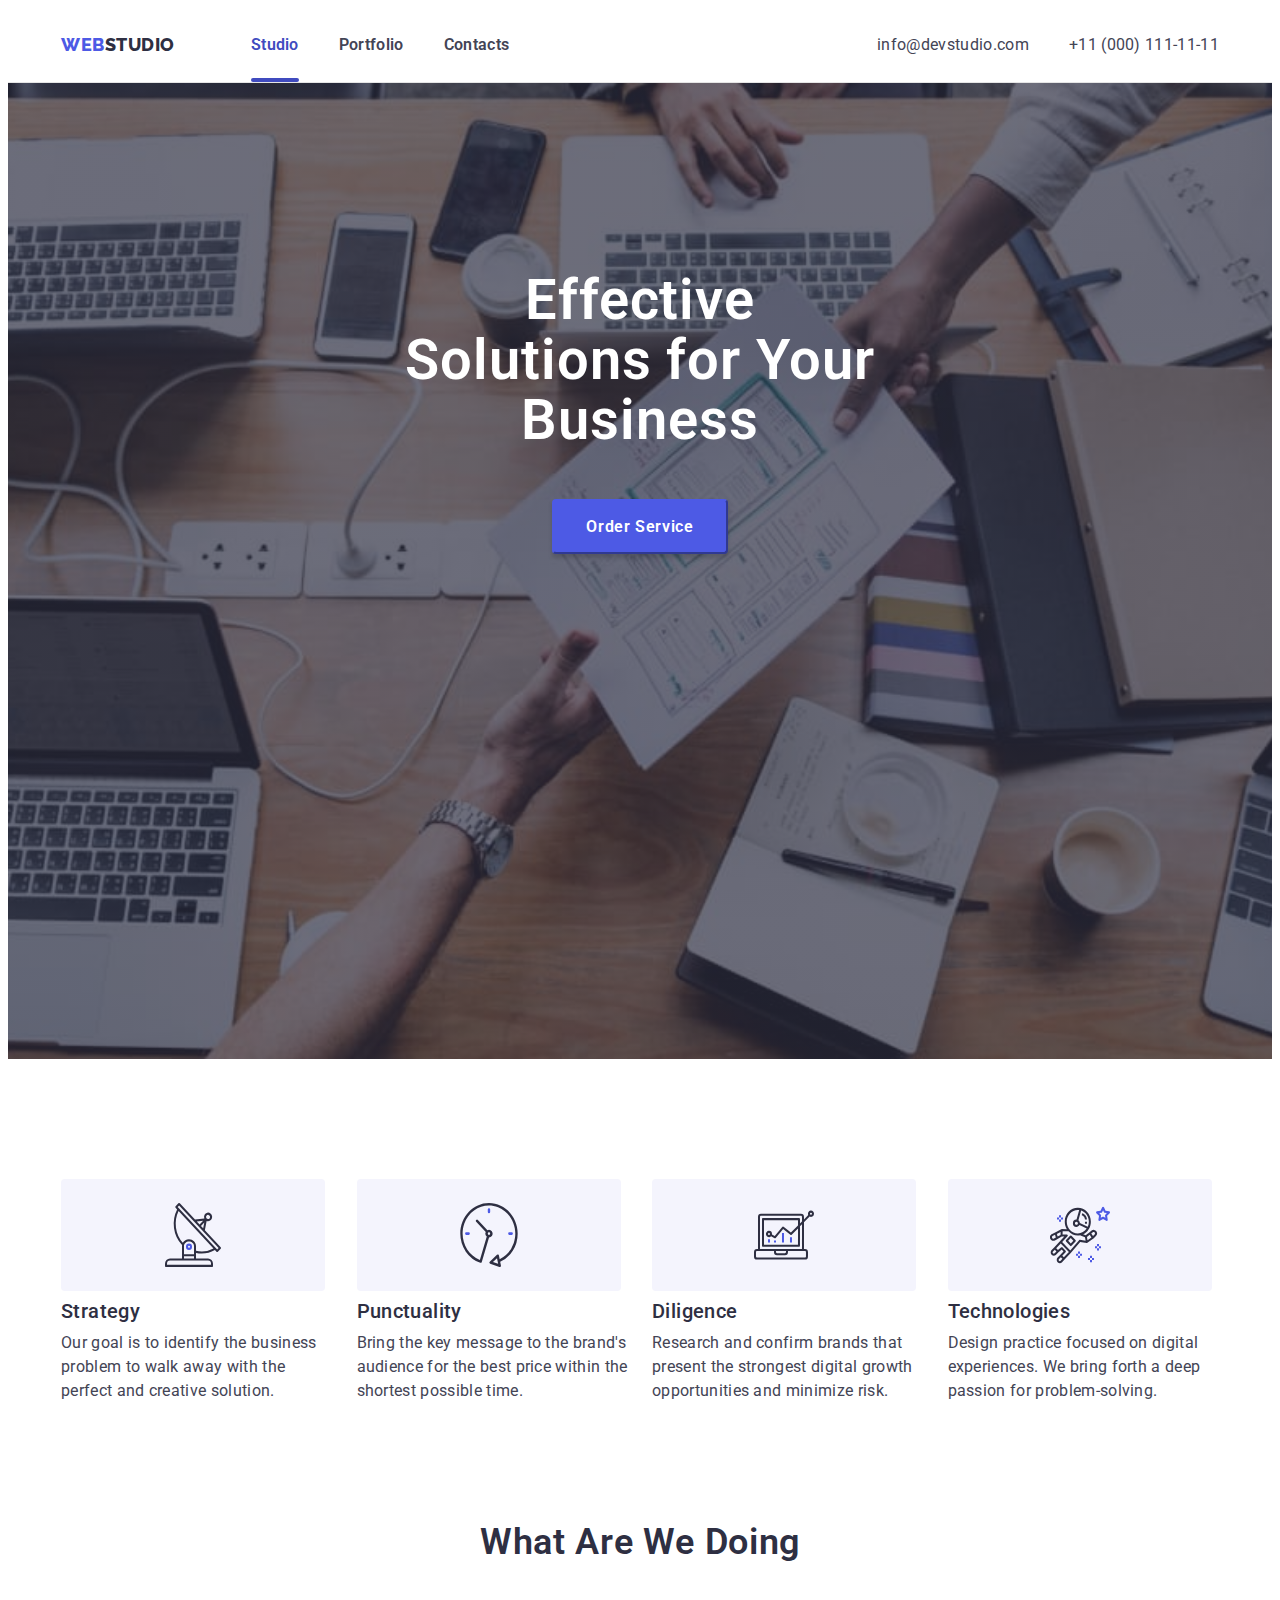
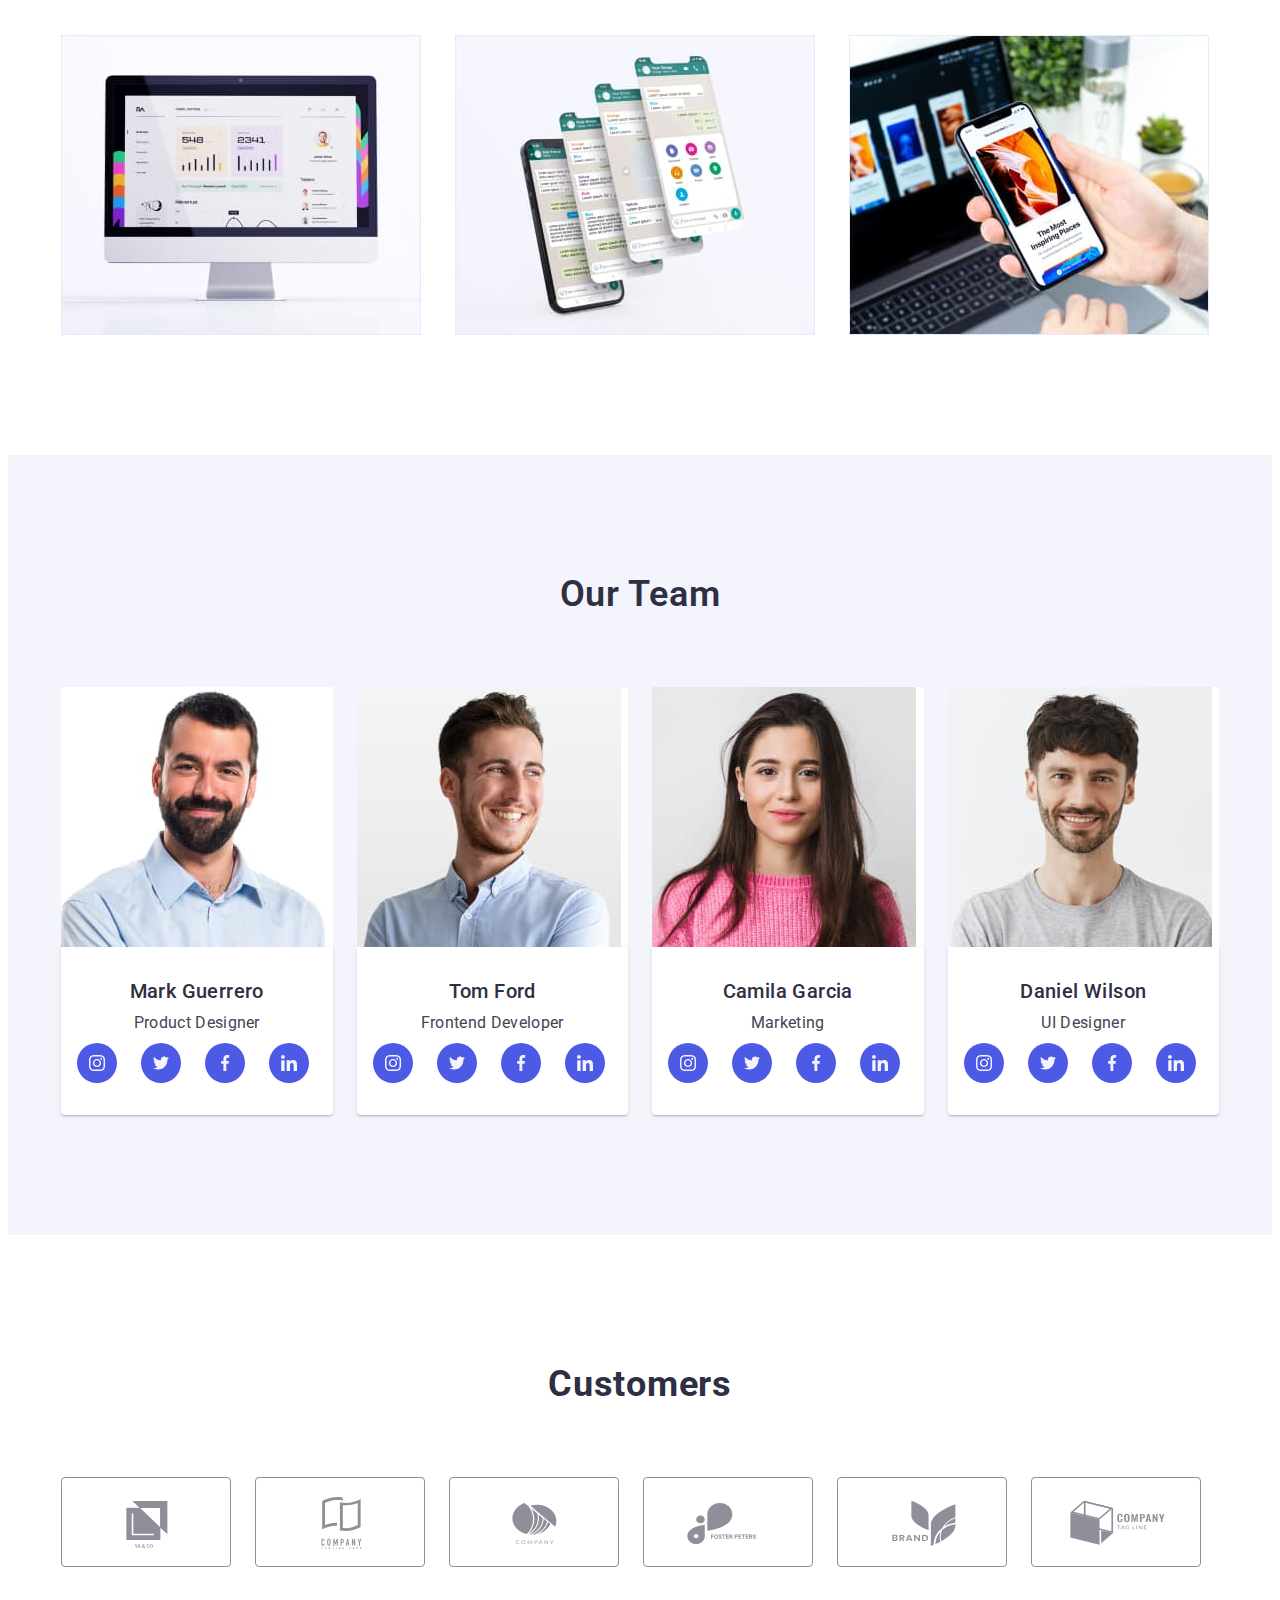
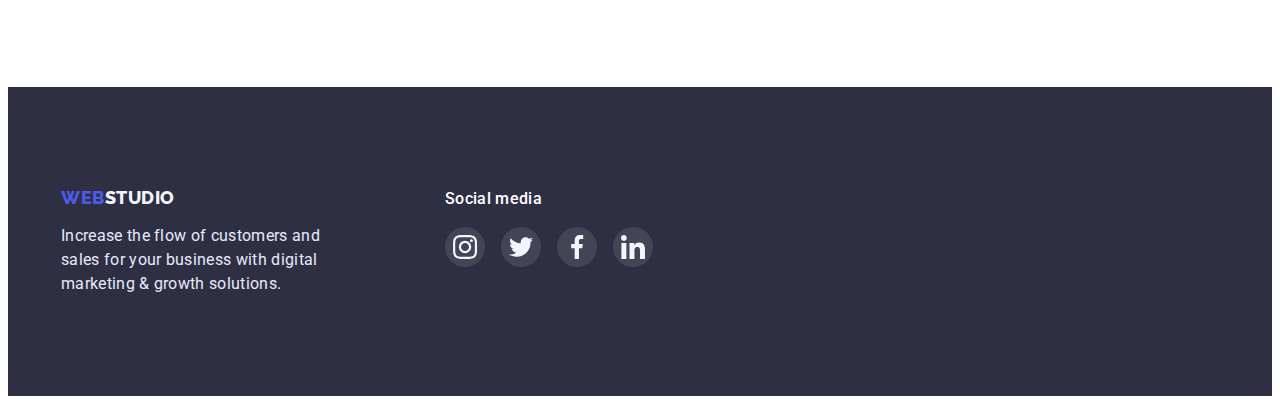
<file: index.html>
<!DOCTYPE html>
<html lang="en">
  <head>
    <meta charset="utf-8" />
    <meta http-equiv="X-UA-Compatible" content="IE=edge" />
    <title>WebStudio</title>
    <meta name="viewport" content="width=device-width, initial-scale=1" />
    <link rel="preconnect" href="https://fonts.googleapis.com" />
    <link rel="preconnect" href="https://fonts.googleapis.com" />
    <link rel="preconnect" href="https://fonts.gstatic.com" crossorigin />
    <link
      rel="stylesheet"
      href="https://cdnjs.cloudflare.com/ajax/libs/modern-normalize/1.1.0/modern-normalize.min.css"
      integrity="sha512-wpPYUAdjBVSE4KJnH1VR1HeZfpl1ub8YT/NKx4PuQ5NmX2tKuGu6U/JRp5y+Y8XG2tV+wKQpNHVUX03MfMFn9Q=="
      crossorigin="anonymous"
      referrerpolicy="no-referrer"
    />
    <link
      href="https://fonts.googleapis.com/css2?family=Montserrat:wght@400;700&family=Raleway:wght@800&family=Roboto:wght@400;500;700;900&display=swap"
      rel="stylesheet"
    />
    <link rel="stylesheet" href="./css/styles.css" />
  </head>
  <body>
    <header class="header">
      <div class="head-container container">
        <nav class="header-navigation">
          <!-- <div class="logo-container"> -->
          <a class="header-logo-link link" href="./index.html"
            ><span class="header-logo-span">Web</span>Studio</a
          >
          <!-- </div> -->

          <ul class="header-list list">
            <li class="header-item">
              <a class="header-item-link is-active link" href="./index.html"
                >Studio</a
              >
            </li>
            <li class="header-item">
              <a class="header-item-link link" href="./portfolio.html"
                >Portfolio</a
              >
            </li>
            <li class="header-item">
              <a class="header-item-link link" href="">Contacts</a>
            </li>
          </ul>
        </nav>
        <address class="header-addr">
          <ul class="addr-list list">
            <li class="addr-item">
              <a class="addr-item-link link" href="mailto:info@devstudio.com"
                >info@devstudio.com</a
              >
            </li>
            <li class="addr-item">
              <a class="addr-item-link link" href="tel:+110001111111"
                >+11 (000) 111-11-11</a
              >
            </li>
          </ul>
        </address>
      </div>
    </header>
    <main>
      <section class="section hero">
        <div class="container hero-container">
          <h1 class="hero-title">Effective Solutions for Your Business</h1>
          <button class="hero-btn" type="button" data-modal-open>Order Service</button>
        </div>
      </section>

      <section class="section">
        <div class="container benefit-container">
          <h2 class="visually-hidden benefit">Benefits</h2>
          <ul class="benefits-list list">
            <li>
              <h3 class="benefits-title benefits-title-strategy">Strategy</h3>
              <p class="benefits-text">
                Our goal is to identify the business problem to walk away with
                the perfect and creative solution.
              </p>
            </li>
            <li>
              <h3 class="benefits-title benefits-title-punctuality">
                Punctuality
              </h3>
              <p class="benefits-text">
                Bring the key message to the brand's audience for the best price
                within the shortest possible time.
              </p>
            </li>
            <li>
              <h3 class="benefits-title benefits-title-diligence">Diligence</h3>
              <p class="benefits-text">
                Research and confirm brands that present the strongest digital
                growth opportunities and minimize risk.
              </p>
            </li>
            <li>
              <h3 class="benefits-title benefits-title-technologies">
                Technologies
              </h3>
              <p class="benefits-text">
                Design practice focused on digital experiences. We bring forth a
                deep passion for problem-solving.
              </p>
            </li>
          </ul>
        </div>
      </section>

      <section class="section work-section">
        <div class="container">
          <h2 class="work-title">What are we doing</h2>
          <ul class="work-list list">
            <li class="work-item">
              <!-- width="360" -->
              <a class="work-link" href=""
                ><img
                  src="./images/img1.jpg"
                  alt="photo analytics "
                  class="work-img"
                  width="360"
              /></a>
            </li>
            <li class="work-item">
              <a class="work-link" href=""
                ><img
                  src="./images/img2.jpg"
                  alt="photo mobile application"
                  class="work-img"
                  width="360"
              /></a>
            </li>
            <li class="work-item">
              <a class="work-link" href=""
                ><img
                  src="./images/img3.jpg"
                  alt="photo mobile site"
                  class="work-img"
                  width="360"
              /></a>
            </li>
          </ul>
        </div>
      </section>

      <section class="section team">
        <div class="container">
          <h2 class="team-title">Our Team</h2>

          <ul class="team-list list">
            <li class="team-item">
              <img
                src="./images/img4.jpg"
                alt="photo Mark Guerrero"
                width="264"
                class="team-img"
              />
              <div class="team-content">
                <h3 class="team-officer">Mark Guerrero</h3>
                <p class="team-text">Product Designer</p>
                <ul class="team-list-icon list">
                  <li class="team-item-icon">
                    <a class="team-link-icon link" href="http://">
                      <svg class="team-svg-icon">
                        <use href="./images/icons.svg#instagram"></use>
                      </svg>
                    </a>
                  </li>
                  <li class="team-item-icon">
                    <a class="team-link-icon link" href="http://">
                      <svg class="team-svg-icon">
                        <use href="./images/icons.svg#twitter"></use>
                      </svg>
                    </a>
                  </li>
                  <li class="team-item-icon">
                    <a class="team-link-icon link" href="http://">
                      <svg class="team-svg-icon">
                        <use href="./images/icons.svg#facebook"></use>
                      </svg>
                    </a>
                  </li>
                  <li class="team-item-icon">
                    <a class="team-link-icon link" href="http://">
                      <svg class="team-svg-icon">
                        <use href="./images/icons.svg#linkedin"></use>
                      </svg>
                    </a>
                  </li>
                </ul>
              </div>
            </li>
            <li class="team-item">
              <img
                src="./images/img5.jpg"
                alt="photo Tom Ford"
                width="264"
                class="team-img"
              />
              <div class="team-content">
                <h3 class="team-officer">Tom Ford</h3>
                <p class="team-text">Frontend Developer</p>
                <ul class="team-list-icon list">
                  <li class="team-item-icon">
                    <a class="team-link-icon link" href="http://">
                      <svg class="team-svg-icon">
                        <use href="./images/icons.svg#instagram"></use>
                      </svg>
                    </a>
                  </li>
                  <li class="team-item-icon">
                    <a class="team-link-icon link" href="http://">
                      <svg class="team-svg-icon">
                        <use href="./images/icons.svg#twitter"></use>
                      </svg>
                    </a>
                  </li>
                  <li class="team-item-icon">
                    <a class="team-link-icon link" href="http://">
                      <svg class="team-svg-icon">
                        <use href="./images/icons.svg#facebook"></use>
                      </svg>
                    </a>
                  </li>
                  <li class="team-item-icon">
                    <a class="team-link-icon link" href="http://">
                      <svg class="team-svg-icon">
                        <use href="./images/icons.svg#linkedin"></use>
                      </svg>
                    </a>
                  </li>
                </ul>
              </div>
            </li>
            <li class="team-item">
              <img
                src="./images/img6.jpg"
                alt="photo Camila Garcia"
                width="264"
                class="team-img"
              />
              <div class="team-content">
                <h3 class="team-officer">Camila Garcia</h3>
                <p class="team-text">Marketing</p>
                <ul class="team-list-icon list">
                  <li class="team-item-icon">
                    <a class="team-link-icon link" href="http://">
                      <svg class="team-svg-icon">
                        <use href="./images/icons.svg#instagram"></use>
                      </svg>
                    </a>
                  </li>
                  <li class="team-item-icon">
                    <a class="team-link-icon link" href="http://">
                      <svg class="team-svg-icon">
                        <use href="./images/icons.svg#twitter"></use>
                      </svg>
                    </a>
                  </li>
                  <li class="team-item-icon">
                    <a class="team-link-icon link" href="http://">
                      <svg class="team-svg-icon">
                        <use href="./images/icons.svg#facebook"></use>
                      </svg>
                    </a>
                  </li>
                  <li class="team-item-icon">
                    <a class="team-link-icon link" href="http://">
                      <svg class="team-svg-icon">
                        <use href="./images/icons.svg#linkedin"></use>
                      </svg>
                    </a>
                  </li>
                </ul>
              </div>
            </li>
            <li class="team-item">
              <img
                src="./images/img7.jpg"
                alt="photo Daniel Wilson"
                width="264"
                class="team-img"
              />
              <div class="team-content">
                <h3 class="team-officer">Daniel Wilson</h3>
                <p class="team-text">UI Designer</p>
                <ul class="team-list-icon list">
                  <li class="team-item-icon">
                    <a class="team-link-icon link" href="http://">
                      <svg class="team-svg-icon">
                        <use href="./images/icons.svg#instagram"></use>
                      </svg>
                    </a>
                  </li>
                  <li class="team-item-icon">
                    <a class="team-link-icon link" href="http://">
                      <svg class="team-svg-icon">
                        <use href="./images/icons.svg#twitter"></use>
                      </svg>
                    </a>
                  </li>
                  <li class="team-item-icon">
                    <a class="team-link-icon link" href="http://">
                      <svg class="team-svg-icon">
                        <use href="./images/icons.svg#facebook"></use>
                      </svg>
                    </a>
                  </li>
                  <li class="team-item-icon">
                    <a class="team-link-icon link" href="http://">
                      <svg class="team-svg-icon">
                        <use href="./images/icons.svg#linkedin"></use>
                      </svg>
                    </a>
                  </li>
                </ul>
              </div>
            </li>
          </ul>
        </div>
      </section>
      <section class="section">
        <div class="container">
          <h1 class="customers">Customers</h1>
          <ul class="customer-list list">
            <li class="customer-item">
              <a class="customer-link link" href="http://">
                <svg class="customer-icon">
                  <use href="./images/icons.svg#Logo"></use>
                </svg>
              </a>
            </li>
            <li class="customer-item">
              <a class="customer-link link" href="http://">
                <svg class="customer-icon">
                  <use href="./images/icons.svg#Logo1"></use>
                </svg>
              </a>
            </li>
            <li class="customer-item">
              <a class="customer-link link" href="http://">
                <svg class="customer-icon">
                  <use href="./images/icons.svg#Logo2"></use>
                </svg>
              </a>
            </li>
            <li class="customer-item">
              <a class="customer-link link" href="http://">
                <svg class="customer-icon">
                  <use href="./images/icons.svg#Logo3"></use>
                </svg>
              </a>
            </li>
            <li class="customer-item">
              <a class="customer-link link" href="http://">
                <svg class="customer-icon">
                  <use href="./images/icons.svg#Logo4"></use>
                </svg>
              </a>
            </li>
            <li class="customer-item">
              <a class="customer-link link" href="http://">
                <svg class="customer-icon">
                  <use href="./images/icons.svg#Logo5"></use>
                </svg>
              </a>
            </li>
          </ul>
        </div>
      </section>
    </main>
    <footer class="footer">
      <div class="container footer-container">
        <div class="footer-box-logo">
          <a class="footer-logo link" href="./index.html"
            ><span class="header-logo-span">Web</span>Studio</a
          >
          <p class="footer-text">
            Increase the flow of customers and sales for your business with
            digital marketing & growth solutions.
          </p>
        </div>
        <div class="footer-box-media">
          <h3 class="footer-text-media">Social media</h3>
          <ul class="footer-list-media list">
            <li class="footer-item-media">
              <a class="footer-link-media" href="http://">
                <svg class="footer-media-icon">
                  <use href="./images/icons.svg#instagram"></use>
                </svg>
              </a>
            </li>
            <li class="footer-item-media">
              <a class="footer-link-media" href="http://">
                <svg class="footer-media-icon">
                  <use href="./images/icons.svg#twitter"></use>
                </svg>
              </a>
            </li>
            <li class="footer-item-media">
              <a class="footer-link-media" href="http://">
                <svg class="footer-media-icon">
                  <use href="./images/icons.svg#facebook"></use>
                </svg>
              </a>
            </li>
            <li class="footer-item-media">
              <a class="footer-link-media" href="http://">
                <svg class="footer-media-icon">
                  <use href="./images/icons.svg#linkedin"></use>
                </svg>
              </a>
            </li>
          </ul>
        </div>
      </div>
    </footer>
    <div class="backdrop is-hidden" data-modal>
      <div class="modal">
      <button type="button" class="backdrop-close" data-modal-close>
        <svg class="backdrop-icon">
          <use href="./images/icons.svg#vector"></use>
        </svg>
        </div>
      </button>
      </div>
    </div>
    <script src="./js/modal.js"></script>
  </body>
</html>
</file>
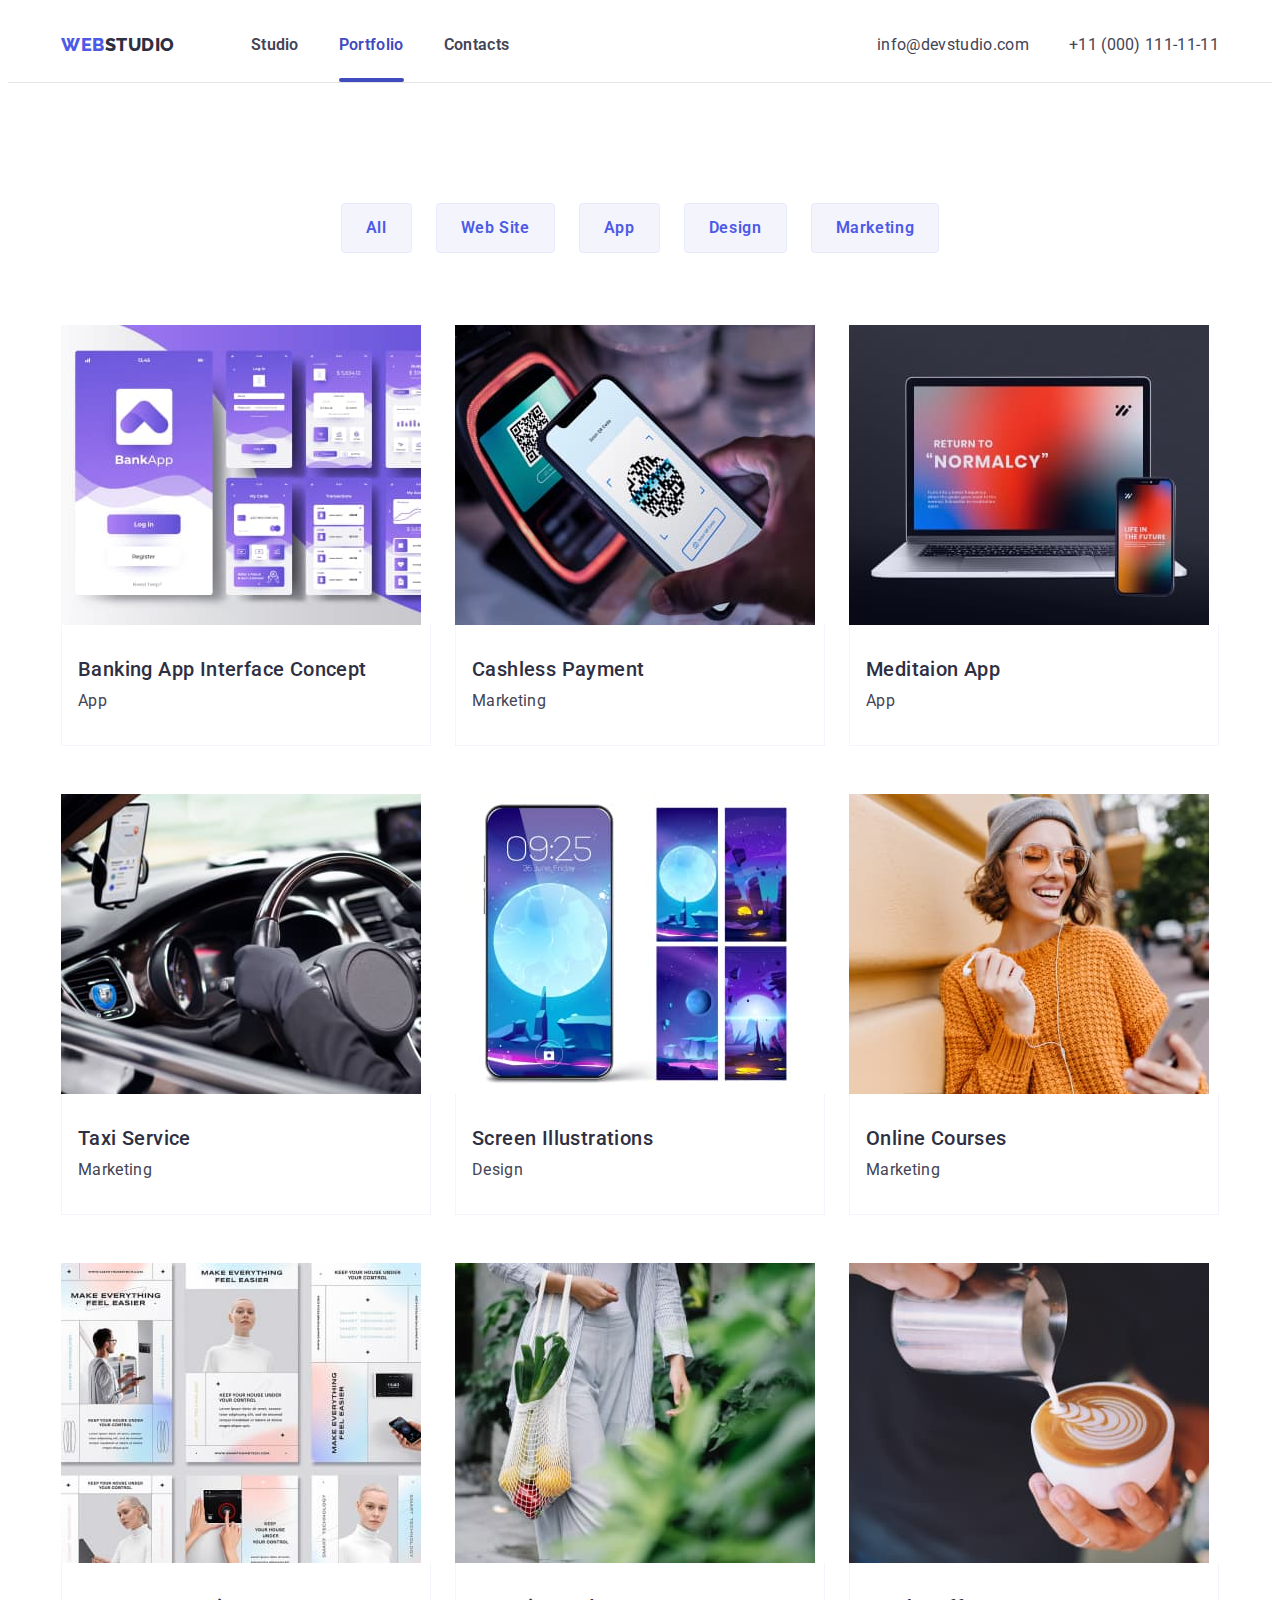
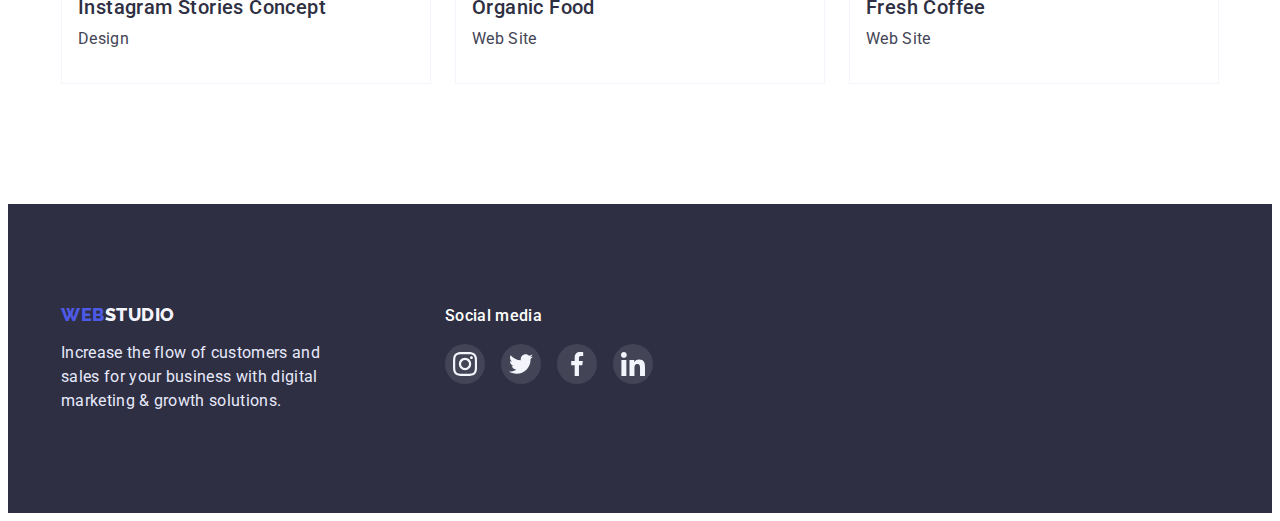
<file: portfolio.html>
<!DOCTYPE html>
<html lang="en">
  <head>
    <meta charset="utf-8" />
    <meta http-equiv="X-UA-Compatible" content="IE=edge" />
    <title>WebStudio</title>
    <meta name="viewport" content="width=device-width, initial-scale=1" />
    <link rel="preconnect" href="https://fonts.googleapis.com" />
    <link rel="preconnect" href="https://fonts.gstatic.com" crossorigin />
    <link
      rel="stylesheet"
      href="https://cdnjs.cloudflare.com/ajax/libs/modern-normalize/1.1.0/modern-normalize.min.css"
      integrity="sha512-wpPYUAdjBVSE4KJnH1VR1HeZfpl1ub8YT/NKx4PuQ5NmX2tKuGu6U/JRp5y+Y8XG2tV+wKQpNHVUX03MfMFn9Q=="
      crossorigin="anonymous"
      referrerpolicy="no-referrer"
    />
    <link
      href="https://fonts.googleapis.com/css2?family=Montserrat:wght@400;700&family=Raleway:wght@800&family=Roboto:wght@400;500;700;900&display=swap"
      rel="stylesheet"
    />
    <link rel="stylesheet" href="./css/styles.css" />
  </head>
  <body>
    <header class="header">
      <div class="head-container container">
        <nav class="header-navigation">
          <!-- <div class="logo-container"> -->
          <a class="header-logo-link link" href="./index.html"
            ><span class="header-logo-span">Web</span>Studio</a
          >
          <!-- </div> -->

          <ul class="header-list list">
            <li class="header-item">
              <a class="header-item-link link" href="./index.html">Studio</a>
            </li>
            <li class="header-item">
              <a class="header-item-link is-active link" href="./portfolio.html"
                >Portfolio</a
              >
            </li>
            <li class="header-item">
              <a class="header-item-link link" href="">Contacts</a>
            </li>
          </ul>
        </nav>
        <address class="header-addr">
          <ul class="addr-list list">
            <li class="addr-item">
              <a class="addr-item-link link" href="mailto:info@devstudio.com"
                >info@devstudio.com</a
              >
            </li>
            <li class="addr-item">
              <a class="addr-item-link link" href="tel:+110001111111"
                >+11 (000) 111-11-11</a
              >
            </li>
          </ul>
        </address>
      </div>
    </header>
    <section class="section portfolio">
      <h1 class="visually-hidden">Portfolio</h1>
      <div class="container portfolio-container">
        <ul class="portfolio-list-filter list">
          <li class="portfolio-item-filter">
            <button class="portfolio-btn" type="button">All</button>
          </li>
          <li class="portfolio-item-filter">
            <button class="portfolio-btn" type="button">Web Site</button>
          </li>
          <li class="portfolio-item-filter">
            <button class="portfolio-btn" type="button">App</button>
          </li>
          <li class="portfolio-item-filter">
            <button class="portfolio-btn" type="button">Design</button>
          </li>
          <li class="portfolio-item-filter">
            <button class="portfolio-btn" type="button">Marketing</button>
          </li>
        </ul>
        <ul class="portfolio-list-img list">
          <li class="portfolio-item-img">
            <a class="portfolio-img-link link" href="">
              <div class="portfolio-div-img">
                <img
                  src="./images/img-portfilio1.jpg"
                  alt="photo banking app interface concept"
                  width="360"
                  class="protfolio-img"
                />
                <p class="portfolio-ovl-text">
                  14 Stylish and User-Friendly App Design Concepts · Task
                  Manager App · Calorie Tracker App · Exotic Fruit Ecommerce App
                  · Cloud Storage App
                </p>
              </div>
              <div class="portfolio-img-content">
                <h2 class="portfolio-list-title">
                  Banking App Interface Concept
                </h2>
                <p class="portfolio-list-text">App</p>
              </div>
            </a>
          </li>
          <li class="portfolio-item-img">
            <a class="portfolio-img-link link" href="">
              <div class="portfolio-div-img">
                <img
                  src="./images/img-portfilio2.jpg"
                  alt="photo cashless payment"
                  width="360"
                  class="protfolio-img"
                />
                <p class="portfolio-ovl-text">
                  14 Stylish and User-Friendly App Design Concepts · Task
                  Manager App · Calorie Tracker App · Exotic Fruit Ecommerce App
                  · Cloud Storage App
                </p>
              </div>
              <div class="portfolio-img-content">
                <h2 class="portfolio-list-title">Cashless Payment</h2>
                <p class="portfolio-list-text">Marketing</p>
              </div>
            </a>
          </li>

          <li class="portfolio-item-img">
            <a class="portfolio-img-link link" href="">
              <div class="portfolio-div-img">
                <img
                  src="./images/img-portfilio3.jpg"
                  alt="photo meditaion app"
                  width="360"
                  class="protfolio-img"
                />
                <p class="portfolio-ovl-text">
                  14 Stylish and User-Friendly App Design Concepts · Task
                  Manager App · Calorie Tracker App · Exotic Fruit Ecommerce App
                  · Cloud Storage App
                </p>
              </div>
              <div class="portfolio-img-content">
                <h2 class="portfolio-list-title">Meditaion App</h2>
                <p class="portfolio-list-text">App</p>
              </div>
            </a>
          </li>

          <li class="portfolio-item-img">
            <a class="portfolio-img-link link" href="">
              <div class="portfolio-div-img">
                <img
                  src="./images/img-portfilio4.jpg"
                  alt="photo taxi service"
                  width="360"
                  class="protfolio-img"
                />
                <p class="portfolio-ovl-text">
                  14 Stylish and User-Friendly App Design Concepts · Task
                  Manager App · Calorie Tracker App · Exotic Fruit Ecommerce App
                  · Cloud Storage App
                </p>
              </div>
              <div class="portfolio-img-content">
                <h2 class="portfolio-list-title">Taxi Service</h2>
                <p class="portfolio-list-text">Marketing</p>
              </div>
            </a>
          </li>

          <li class="portfolio-item-img">
            <a class="portfolio-img-link link" href="">
              <div class="portfolio-div-img">
                <img
                  src="./images/img-portfilio5.jpg"
                  alt="photo screen illustrations"
                  width="360"
                  class="protfolio-img"
                />
                <p class="portfolio-ovl-text">
                  14 Stylish and User-Friendly App Design Concepts · Task
                  Manager App · Calorie Tracker App · Exotic Fruit Ecommerce App
                  · Cloud Storage App
                </p>
              </div>
              <div class="portfolio-img-content">
                <h2 class="portfolio-list-title">Screen Illustrations</h2>
                <p class="portfolio-list-text">Design</p>
              </div>
            </a>
          </li>

          <li class="portfolio-item-img">
            <a class="portfolio-img-link link" href="">
              <div class="portfolio-div-img">
                <img
                  src="./images/img-portfilio6.jpg"
                  alt="photo online courses"
                  width="360"
                  class="protfolio-img"
                />
                <p class="portfolio-ovl-text">
                  14 Stylish and User-Friendly App Design Concepts · Task
                  Manager App · Calorie Tracker App · Exotic Fruit Ecommerce App
                  · Cloud Storage App
                </p>
              </div>
              <div class="portfolio-img-content">
                <h2 class="portfolio-list-title">Online Courses</h2>
                <p class="portfolio-list-text">Marketing</p>
              </div>
            </a>
          </li>

          <li class="portfolio-item-img">
            <a class="portfolio-img-link link" href="">
              <div class="portfolio-div-img">
                <img
                  src="./images/img-portfilio7.jpg"
                  alt="photo instagram stories concept"
                  width="360"
                  class="protfolio-img"
                />
                <p class="portfolio-ovl-text">
                  14 Stylish and User-Friendly App Design Concepts · Task
                  Manager App · Calorie Tracker App · Exotic Fruit Ecommerce App
                  · Cloud Storage App
                </p>
              </div>
              <div class="portfolio-img-content">
                <h2 class="portfolio-list-title">Instagram Stories Concept</h2>
                <p class="portfolio-list-text">Design</p>
              </div>
            </a>
          </li>

          <li class="portfolio-item-img">
            <a class="portfolio-img-link link" href="">
              <div class="portfolio-div-img">
                <img
                  src="./images/img-portfilio8.jpg"
                  alt="photo organic food"
                  width="360"
                  class="protfolio-img"
                />
                <p class="portfolio-ovl-text">
                  14 Stylish and User-Friendly App Design Concepts · Task
                  Manager App · Calorie Tracker App · Exotic Fruit Ecommerce App
                  · Cloud Storage App
                </p>
              </div>
              <div class="portfolio-img-content">
                <h2 class="portfolio-list-title">Organic Food</h2>
                <p class="portfolio-list-text">Web Site</p>
              </div>
            </a>
          </li>

          <li class="portfolio-item-img">
            <a class="portfolio-img-link link" href="">
              <div class="portfolio-div-img">
                <img
                  src="./images/img-portfilio9.jpg"
                  alt="photo Fresh Coffee"
                  width="360"
                  class="protfolio-img"
                />
                <p class="portfolio-ovl-text">
                  14 Stylish and User-Friendly App Design Concepts · Task
                  Manager App · Calorie Tracker App · Exotic Fruit Ecommerce App
                  · Cloud Storage App
                </p>
              </div>
              <div class="portfolio-img-content">
                <h2 class="portfolio-list-title">Fresh Coffee</h2>
                <p class="portfolio-list-text">Web Site</p>
              </div>
            </a>
          </li>
        </ul>
      </div>
    </section>

    <footer class="footer">
      <div class="container footer-container">
        <div class="footer-box-logo">
          <a class="footer-logo link" href="./index.html"
            ><span class="header-logo-span">Web</span>Studio</a
          >
          <p class="footer-text">
            Increase the flow of customers and sales for your business with
            digital marketing & growth solutions.
          </p>
        </div>
        <div class="footer-box-media">
          <h3 class="footer-text-media">Social media</h3>
          <ul class="footer-list-media list">
            <li class="footer-item-media">
              <a class="footer-link-media" href="http://">
                <svg class="footer-media-icon">
                  <use href="./images/icons.svg#instagram"></use>
                </svg>
              </a>
            </li>
            <li class="footer-item-media">
              <a class="footer-link-media" href="http://">
                <svg class="footer-media-icon">
                  <use href="./images/icons.svg#twitter"></use>
                </svg>
              </a>
            </li>
            <li class="footer-item-media">
              <a class="footer-link-media" href="http://">
                <svg class="footer-media-icon">
                  <use href="./images/icons.svg#facebook"></use>
                </svg>
              </a>
            </li>
            <li class="footer-item-media">
              <a class="footer-link-media" href="http://">
                <svg class="footer-media-icon">
                  <use href="./images/icons.svg#linkedin"></use>
                </svg>
              </a>
            </li>
          </ul>
        </div>
      </div>
    </footer>
  </body>
</html>
</file>
<file: css/styles.css>
/* logo color #4D5AE5, #2E2F42*/
/* primary color #434455 */
/* secondary color #2E2F42 */
/* logo footer color #4D5AE5, #F4F4FD */
/* footer color #E7E9FC */
/* footer color #2E2F42 */

:root {
  --first-logo-color: #4d5ae5;
  --prymary-color: #434455;
  --secondary-color: #2e2f42;
  --addr-active-color: #404bbf;
  --main-background: #ffffff;
  --footer-background: #2e2f42;
  --footer-logo-color: #f4f4fd;
  --header-logo-color: #2e2f42;
  --hero-btn-color: #ffffff;
  --hero-border-color: #e5e5e5;
  --footer-text-color: #e7e9fc;
  --portfolio-btn-background: #f4f4fd;
  --portfolio-btn-border-color: #e7e9fc;
}

.visually-hidden {
  position: absolute;
  width: 1px;
  height: 1px;
  margin: -1px;
  border: 0;
  padding: 0;
  white-space: nowrap;
  clip-path: inset(100%);
  clip: rect(0 0 0 0);
  overflow: hidden;
}
/* body style */
body {
  background: var(--main-background);
  font-family: "Roboto", sans-serif;
  color: var(--prymary-color);
}
h1,
h2,
h3,
h4,
h5,
h6,
p {
  margin: 0;
  padding: 0;
}
a,
img {
  display: block;
}
button {
  cursor: pointer;
}
.section {
  padding-top: 120px;
}
.link {
  color: var(--prymary-color);
  font-style: normal;
  text-decoration: none;
}
.list {
  list-style: none;
  margin: 0;
  padding: 0;
}

/* Header */
.header {
  /* padding-top: 0; */
  /* padding-top: 25px;
  padding-bottom: 25px; */
}

.header-navigation {
  display: flex;
  flex-wrap: wrap;
}

.container {
  margin-left: auto;
  margin-right: auto;
  max-width: 1158px;
  padding: 0 15px;
}
.head-container {
  display: flex;
  flex-wrap: wrap;
  align-items: center;
  /* padding-top: 25px;
  padding-bottom: 25px; */
}
.work-section {
  padding-bottom: 120px;
}
.footer-container {
  /* padding: 100px 0; */
  display: flex;
  gap: 120px;
}

.header-logo-link {
  padding: 25px 0;
  color: var(--header-logo-color);
  font-family: "Raleway", sans-serif;
  font-weight: 800;
  font-size: 18px;
  line-height: 1.33;
  letter-spacing: 0.03em;
  text-transform: uppercase;
  margin-right: 76px;
}
.header-logo-span {
  color: var(--first-logo-color);
}
.header-item-link {
  /* color: var(--secondary-color); */
  padding: 25px 0;
  font-weight: 600;
  font-size: 16px;
  line-height: 1.5;
  letter-spacing: 0.02em;
  position: relative;
  transition: color 250ms cubic-bezier(0.4, 0, 0.2, 1),
    background-color 250ms cubic-bezier(0.4, 0, 0.2, 1);
}
.is-active {
  color: var(--addr-active-color);
}
.header-list {
  display: flex;
}
.header-item-link:hover,
.header-item-link:focus {
  color: var(--addr-active-color);
}

.header-item:not(:last-child) {
  margin-right: 40px;
}
.is-active.header-item-link::after {
  display: block;
  content: "";
  position: absolute;
  width: 100%;
  height: 4px;
  bottom: 0;
  left: 0;
  /* transform: translate(0, 48px); */
  background-color: var(--addr-active-color);
  border-radius: 2px;
}
/* .header-item-link:hover::after {
  display: block;
  content: "";
  position: absolute;
  width: 100%;
  height: 4px;
  top: 0;
  left: 0;
  transform: translate(0, 48px);
  background-color: var(--addr-active-color);
  border-radius: 2px;
} */
.header-addr {
  margin-left: auto;
}
.addr-list {
  display: flex;
}
.addr-item-link {
  color: var(--prymary-color);
  font-size: 16px;
  line-height: 1.5;
  letter-spacing: 0.02em;
  font-weight: 400;
  transition: color 250ms cubic-bezier(0.4, 0, 0.2, 1);
}
.addr-item-link:hover,
.addr-item-link:focus {
  color: var(--addr-active-color);
}
.addr-item:not(:last-child) {
  margin-right: 40px;
}

/* hero */
.hero {
  /* padding-top: 0; */
  max-width: 1440px;
  min-height: 600px;
  padding: 188px 0;
  margin: 0 auto;
  border-top: 1px solid var(--hero-border-color);
  background-repeat: no-repeat;
  background-size: cover;
  background-position: center;
  background-image: linear-gradient(
      to left,
      rgba(46, 47, 66, 0.7),
      rgba(46, 47, 66, 0.7)
    ),
    url(../images/hero-logo.jpg);
}
.hero-title {
  font-weight: 600;
  font-size: 56px;
  line-height: 1.07;
  text-align: center;
  letter-spacing: 0.017em;
  margin-left: auto;
  margin-right: auto;
  margin-bottom: 48px;
  color: var(--main-background);
  width: 492px;
}
.hero-btn:hover,
.hero-btn:focus {
  background-color: var(--addr-active-color);
}
.hero-btn {
  border-color: var(--first-logo-color);
  background-color: var(--first-logo-color);
  color: var(--hero-btn-color);
  box-shadow: 0px 4px 4px rgba(0, 0, 0, 0.15);
  border-radius: 4px;
  font-family: "Roboto";
  font-weight: 600;
  font-size: 16px;
  line-height: 1.19;
  letter-spacing: 0.04em;
  display: block;
  padding: 16px 32px;
  margin-left: auto;
  margin-right: auto;
  transition: background-color 250ms cubic-bezier(0.4, 0, 0.2, 1);
}
/* Benefits */

.benefits-list {
  display: flex;
  flex-wrap: wrap;
  gap: 24px;
  /* padding: 0 15px; */
}
.benefits-list > li {
  flex-basis: calc((100% - 72px) / 4);
}

.benefits-title {
  font-weight: 500;
  font-size: 20px;
  line-height: 1.2;
  letter-spacing: 0.02em;
  color: var(--secondary-color);
  margin-bottom: 8px;
}
.benefits-title::before {
  margin-bottom: 8px;
  display: block;
  content: "";
  width: 264px;
  height: 112px;
  border-radius: 4px;
  background-color: var(--portfolio-btn-background);
}
.benefits-title-strategy::before {
  background-repeat: no-repeat;
  background-size: 60px 64px;
  background-position: center;
  background-image: url(../images/1/antenna.svg);
}

.benefits-title-punctuality::before {
  background-repeat: no-repeat;
  background-size: 60px 64px;
  background-position: center;
  background-image: url(../images/1/clock.svg);
}

.benefits-title-diligence::before {
  background-repeat: no-repeat;
  background-size: 60px 64px;
  background-position: center;
  background-image: url(../images/1/diagram.svg);
}

.benefits-title-technologies::before {
  background-repeat: no-repeat;
  background-size: 60px 64px;
  background-position: center;
  background-image: url(../images/1/astronaut.svg);
}

.benefits-text {
  font-size: 16px;
  line-height: 1.5;
  letter-spacing: 0.02em;
  color: var(--prymary-color);
}
/* Work */

.work-title {
  font-weight: 600;
  font-size: 36px;
  line-height: 1.11;
  text-align: center;
  letter-spacing: 0.02em;
  text-transform: capitalize;
  color: var(--secondary-color);
  margin-bottom: 72px;
}
.work-list {
  display: flex;
  flex-wrap: wrap;
  gap: 24px;
  /* padding: 0 15px; */
  /* overflow: hidden; */
}
.work-item {
  flex-basis: calc((100% - 48px) / 3);
}

/* team */
.team {
  padding-bottom: 120px;
  background-color: var(--footer-logo-color);
}
.team-title {
  font-weight: 600;
  font-size: 36px;
  line-height: 1.11;
  text-align: center;
  letter-spacing: 0.02em;
  text-transform: capitalize;
  color: var(--secondary-color);
  margin-bottom: 72px;
}
.team-list {
  display: flex;
  flex-wrap: wrap;
  gap: 24px;
}
.team-item {
  text-align: center;
  flex-basis: calc((100% - 72px) / 4);
  background-color: #ffffff;
  border-radius: 0px 0px 4px 4px;
}

.team-officer {
  font-weight: 500;
  font-size: 20px;
  line-height: 1.2;
  letter-spacing: 0.02em;
  color: var(--secondary-color);
  margin-bottom: 8px;
}
.team-content {
  padding: 32px 16px;
  background: #ffffff;
  box-shadow: 0px 1px 6px rgba(46, 47, 66, 0.08),
    0px 1px 1px rgba(46, 47, 66, 0.16), 0px 2px 1px rgba(46, 47, 66, 0.08);
  border-radius: 0px 0px 4px 4px;
}
.team-text {
  font-size: 16px;
  line-height: 1.5;
  letter-spacing: 0.02em;
}
.team-list-icon {
  display: flex;
  gap: 24px;
  margin-top: 8px;
}

.team-link-icon {
  display: flex;
  justify-content: center;
  align-items: center;
  width: 40px;
  height: 40px;
  border-radius: 50%;
  background-color: var(--first-logo-color);
  transition: background-color 250ms cubic-bezier(0.4, 0, 0.2, 1);
}

.team-link-icon:hover,
.team-link-icon:focus {
  cursor: pointer;
  background-color: var(--addr-active-color);
}

.team-svg-icon {
  display: block;
  width: 16px;
  height: 16px;
}

/* Footer */
.footer {
  margin-top: 120px;
  padding: 100px 0;
  background-color: var(--footer-background);
}
.footer-logo {
  font-family: "Raleway", sans-serif;
  font-weight: 800;
  font-size: 18px;
  line-height: 1.17;
  letter-spacing: 0.03em;
  text-transform: uppercase;
  color: var(--footer-logo-color);
}
.footer-text {
  font-size: 16px;
  line-height: 1.5;
  letter-spacing: 0.02em;
  color: var(--footer-text-color);
  width: 264px;
  margin-top: 16px;
}
.footer-text-media {
  font-weight: 500;
  font-size: 16px;
  line-height: 1.5;
  letter-spacing: 0.02em;
  color: #ffffff;
}
.footer-list-media {
  display: flex;
  gap: 16px;
  margin-top: 16px;
}
.footer-link-media {
  display: flex;
  justify-content: center;
  align-items: center;
  width: 40px;
  height: 40px;
  border-radius: 50%;
  background: rgba(255, 255, 255, 0.1);
  transition: background-color 250ms cubic-bezier(0.4, 0, 0.2, 1);
}
.footer-link-media:hover,
.footer-link-media:focus {
  /* cursor: pointer; */
  background-color: #31d0aa;
}

.footer-media-icon {
  display: block;
  width: 24px;
  height: 24px;
}
/* Customers */
.customers {
  margin-top: 10px;
  font-weight: 700;
  font-size: 36px;
  line-height: 1.11;
  text-align: center;
  letter-spacing: 0.02em;
  text-transform: capitalize;
  color: var(--secondary-color);
}

.customer-list {
  display: flex;
  gap: 24px;
  margin-top: 72px;
}

.customer-link {
  display: flex;
  justify-content: center;
  align-items: center;
  width: 168px;
  height: 88px;
  border: 1px solid #8e8f99;
  border-radius: 4px;
  transition: border-color 250ms cubic-bezier(0.4, 0, 0.2, 1);
}
.customer-link:hover,
.customer-link:focus {
  border-color: var(--addr-active-color);
}
.customer-link:hover .customer-icon,
.customer-link:focus .customer-icon {
  fill: var(--addr-active-color);
}

.customer-icon {
  /* fill="#8e8f99" style="fill: var(--color2, #8e8f99)" */
  fill: #8e8f99;
  width: 104px;
  height: 56px;
  transition: fill 250ms cubic-bezier(0.4, 0, 0.2, 1);
}

/* Portfolio */
.portfolio {
  border-top: 1px solid var(--hero-border-color);
}

.portfolio-list-filter {
  display: flex;
  flex-wrap: wrap;
  justify-content: center;
  margin-bottom: 72px;
  gap: 24px;
}

.portfolio-list-img {
  display: flex;
  flex-wrap: wrap;
  column-gap: 24px;
  row-gap: 48px;
}
.portfolio-item-img {
  flex-basis: calc((100% - 48px) / 3);
  background: #ffffff;
}
.portfolio-item-img:hover .portfolio-img-link {
  /* border: 0.5px solid #F4F4FD; */

  box-shadow: 0px 1px 6px rgba(46, 47, 66, 0.08),
    0px 1px 1px rgba(46, 47, 66, 0.16), 0px 2px 1px rgba(46, 47, 66, 0.08);
}
.portfolio-item-img .portfolio-img-link {
  transition: box-shadow 250ms cubic-bezier(0.4, 0, 0.2, 1);
}
/* .portfolio-div-img::after {
  display: block;
  content: "";
  position: absolute;
  width: 100%;
  height: 100%;
  top: 0;
  left: 0;
  background: var(--first-logo-color);
  transform: translateY(100%);
  transition: transform 250ms cubic-bezier(0.4, 0, 0.2, 1);
} */
.portfolio-div-img {
  position: relative;
  overflow: hidden;
}
.portfolio-img-link:is(:hover, :focus) .portfolio-ovl-text {
  transform: translateY(0);
}

.portfolio-ovl-text {
  display: block;
  width: 100%;
  height: 100%;
  position: absolute;
  top: 0;
  left: 0;
  padding: 40px 32px;
  transform: translateY(100%);
  background-color: var(--first-logo-color);
  color: #f4f4fd;
  transition: transform 250ms cubic-bezier(0.4, 0, 0.2, 1);
}

.portfolio-btn:hover,
.portfolio-btn:focus {
  background-color: var(--addr-active-color);
  color: #ffffff;
  box-shadow: 0px 3px 1px rgba(0, 0, 0, 0.1), 0px 2px 1px rgba(0, 0, 0, 0.08),
    0px 2px 2px rgba(0, 0, 0, 0.12);
  border-radius: 4px;
  border-color: var(--addr-active-color);
}
.portfolio-btn {
  color: var(--first-logo-color);
  background: var(--portfolio-btn-background);
  border: 1px solid var(--portfolio-btn-border-color);
  border-radius: 4px;
  font-family: "Roboto";
  font-weight: 600;
  font-size: 16px;
  line-height: 1.5;
  text-align: center;
  letter-spacing: 0.04em;
  padding: 12px 24px;
  transition: border-color 250ms cubic-bezier(0.4, 0, 0.2, 1),
    box-shadow 250ms cubic-bezier(0.4, 0, 0.2, 1),
    background-color 250ms cubic-bezier(0.4, 0, 0.2, 1),
    color 250ms cubic-bezier(0.4, 0, 0.2, 1);
}
.portfolio-list-title {
  color: var(--secondary-color);
  font-weight: 500;
  font-size: 20px;
  line-height: 1.2;
  letter-spacing: 0.02em;
  margin-bottom: 8px;
}
.portfolio-list-text {
  font-size: 16px;
  line-height: 1.5;
  letter-spacing: 0.02em;
}
.portfolio-img-content {
  padding: 32px 0 32px 16px;
  border: 1px solid #f4f4fd;
  border-top: 0;
  /* box-shadow: 0px 1px 6px rgba(46, 47, 66, 0.08); */
}
/* Modal window */
.backdrop {
  position: fixed;
  top: 0;
  left: 0;
  width: 100%;
  height: 100%;
  background-color: rgba(46, 47, 66, 0.4);
  transition: opacity 250ms cubic-bezier(0.4, 0, 0.2, 1),
    visibility 250ms cubic-bezier(0.4, 0, 0.2, 1);
}
.modal {
  position: absolute;
  top: 50%;
  left: 50%;
  width: 408px;
  height: 576px;
  background-color: #fcfcfc;
  box-shadow: 0px 1px 1px rgba(0, 0, 0, 0.14), 0px 1px 3px rgba(0, 0, 0, 0.12),
    0px 2px 1px rgba(0, 0, 0, 0.2);
  border-radius: 4px;
  transform: translate(-50%, -50%);
}

.backdrop-close {
  display: flex;
  justify-content: center;
  align-items: center;
  position: absolute;
  top: 24px;
  right: 24px;
  padding: 0;
  width: 24px;
  height: 24px;
  background: #e7e9fc;
  border: 1px solid rgba(0, 0, 0, 0.1);
  border-radius: 50%;
  transition: background-color 250ms cubic-bezier(0.4, 0, 0.2, 1);
}

.backdrop-close:hover,
.backdrop-close:focus {
  background-color: var(--addr-active-color);
}
.backdrop-close:hover .backdrop-icon,
.backdrop-close:focus .backdrop-icon {
  fill: #ffffff;
}

.backdrop-icon {
  display: block;
  width: 8px;
  height: 8px;
  fill: #000000;
  transition: fill 250ms cubic-bezier(0.4, 0, 0.2, 1);
}
.is-hidden {
  opacity: 0;
  visibility: hidden;
  pointer-events: none;
}
</file>
